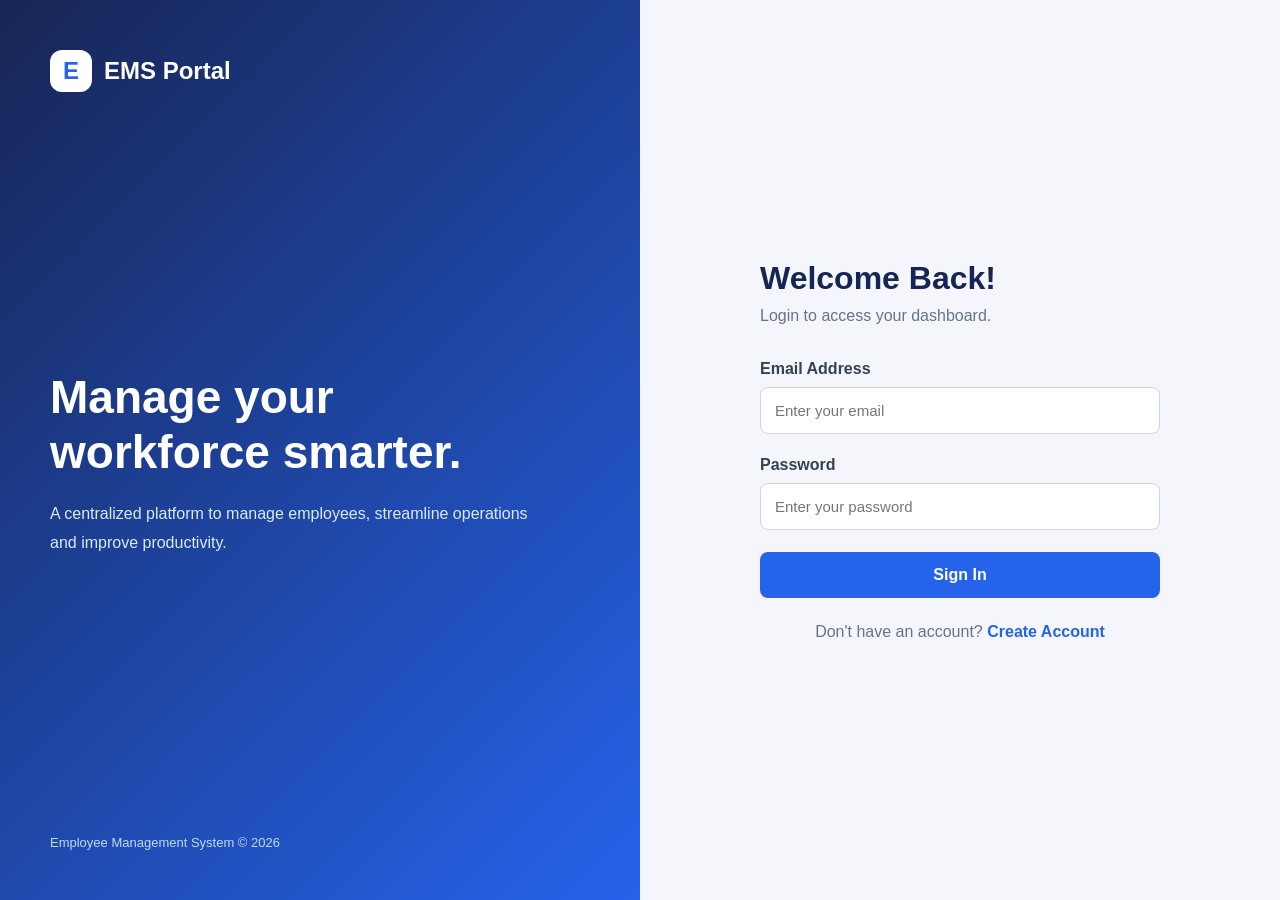
<file: frontend/index.html>
<!DOCTYPE html>
<html lang="en">
<head>
    <meta charset="UTF-8">
    <meta name="viewport" content="width=device-width, initial-scale=1.0">
    <title>EMS | Employee Management System</title>

    <link rel="stylesheet" href="style.css">
</head>
<body>

    <div class="login-container">

        <div class="login-left">
            <div class="brand">
                <span class="brand-icon">E</span>
                <span>EMS Portal</span>
            </div>

            <div class="welcome-text">
                <h1>Manage your workforce smarter.</h1>
                <p>
                    A centralized platform to manage employees,
                    streamline operations and improve productivity.
                </p>
            </div>

            <div class="footer-text">
                Employee Management System © 2026
            </div>
        </div>

        <div class="login-right">

            <div class="login-box">

                <h2>Welcome Back!</h2>
                <p class="subtitle">Login to access your dashboard.</p>

                <form id="loginForm">

                    <div class="form-group">
                        <label for="email">Email Address</label>
                        <input
                            type="email"
                            id="email"
                            placeholder="Enter your email"
                            required>
                    </div>

                    <div class="form-group">
                        <label for="password">Password</label>
                        <input
                            type="password"
                            id="password"
                            placeholder="Enter your password"
                            required>
                    </div>

                    <button type="submit" id="loginBtn">
                        Sign In
                    </button>

                    <p id="message"></p>

                </form>

                <p class="register-link">
                    Don't have an account?
                    <a href="register.html">Create Account</a>
                </p>

            </div>

        </div>

    </div>

    <script src="script.js"></script>
</body>
</html>
</file>
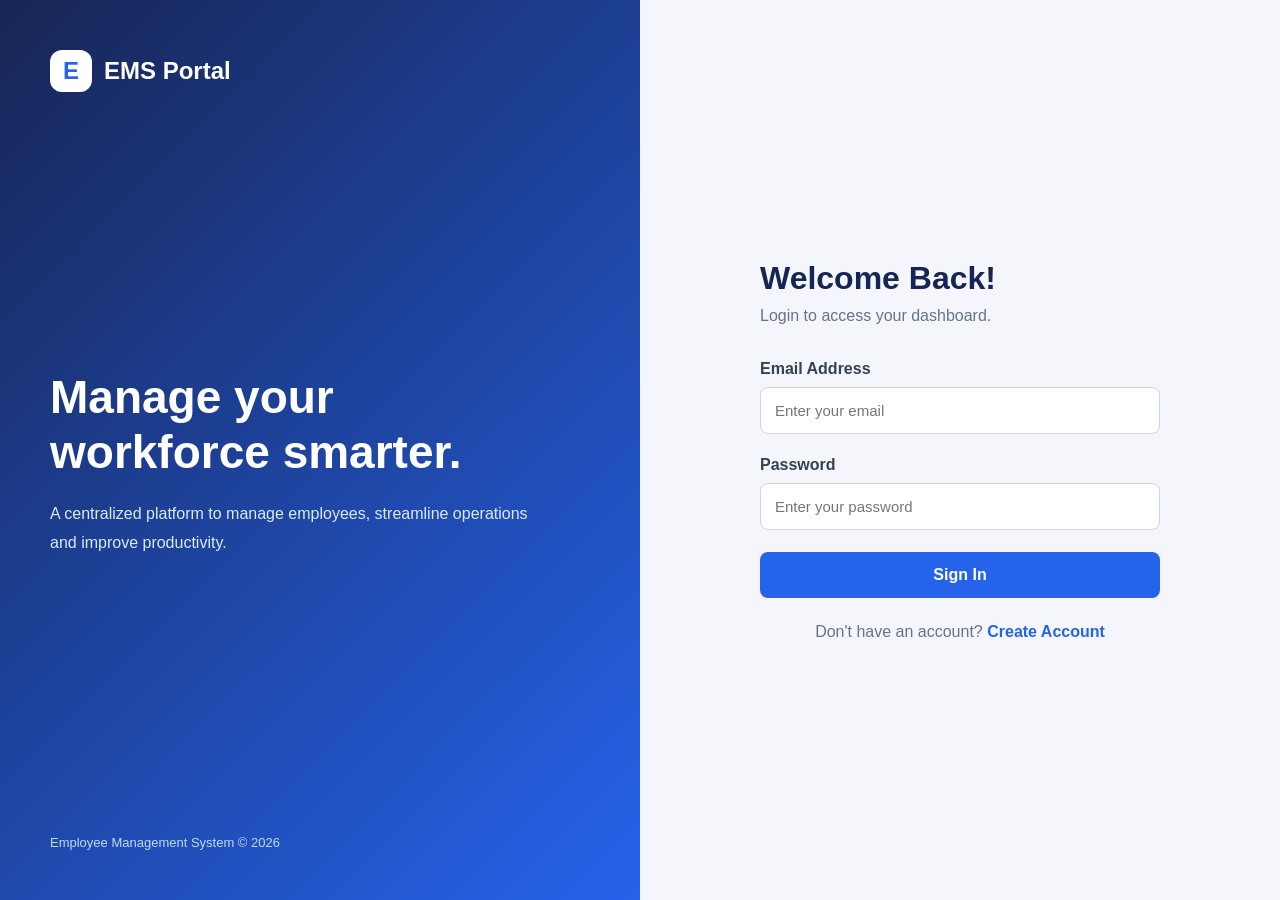
<file: frontend/dashboard.html>
<!DOCTYPE html>
<html lang="en">

<head>
    <meta charset="UTF-8">
    <meta name="viewport" content="width=device-width, initial-scale=1.0">

    <title>EMS | Dashboard</title>

    <link rel="stylesheet" href="dashboard.css">
</head>

<body>

    <div class="dashboard-container">

        <!-- SIDEBAR -->
        <aside class="sidebar">

            <div class="logo">
                <span class="logo-icon">E</span>
                <h2>EMS Portal</h2>
            </div>

            <nav>

                <a href="#" class="nav-link active">
                    Dashboard
                </a>

                <a href="#employees" class="nav-link">
                    Employees
                </a>

            </nav>

            <button id="logoutBtn" class="logout-btn">
                Logout
            </button>

        </aside>


        <!-- MAIN CONTENT -->
        <main class="main-content">

            <!-- TOPBAR -->
            <header class="topbar">

                <div>
                    <h1>Dashboard</h1>
                    <p>Welcome to Employee Management System</p>
                </div>

                <div class="profile">

                    <div class="avatar">A</div>

                    <span>Admin</span>

                </div>

            </header>


            <!-- STATISTICS -->
            <section class="stats-container">

                <div class="stat-card">

                    <p>Total Employees</p>

                    <h2 id="totalEmployees">0</h2>

                    <span>All registered employees</span>

                </div>


                <div class="stat-card">

                    <p>Departments</p>

                    <h2 id="totalDepartments">0</h2>

                    <span>Departments on current page</span>

                </div>


                <div class="stat-card">

                    <p>Employees on Current Page</p>

                    <h2 id="activeEmployees">0</h2>

                    <span>Currently displayed employees</span>

                </div>

            </section>


            <!-- EMPLOYEE MANAGEMENT -->
            <section class="employee-section" id="employees">

                <!-- SECTION HEADER -->
                <div class="section-header">

                    <div>
                        <h2>Employee Management</h2>
                        <p>Manage your employee records</p>
                    </div>

                    <div class="header-actions">

                        <button id="refreshBtn" type="button">
                            Refresh
                        </button>

                        <button id="addEmployeeBtn" type="button">
                            + Add Employee
                        </button>

                    </div>

                </div>


                <!-- SEARCH -->
                <div class="table-controls">

                    <input
                        type="text"
                        id="searchEmployee"
                        placeholder="Search employees by name..."
                        autocomplete="off"
                    >

                </div>


                <!-- EMPLOYEE TABLE -->
                <div class="table-wrapper">

                    <table>

                        <thead>

                            <tr>
                                <th>ID</th>
                                <th>Name</th>
                                <th>Email</th>
                                <th>Department</th>
                                <th>Salary</th>
                                <th>Actions</th>
                            </tr>

                        </thead>


                        <tbody id="employeeTableBody">

                            <tr>
                                <td colspan="6">
                                    Loading employees...
                                </td>
                            </tr>

                        </tbody>

                    </table>

                </div>


                <!-- PAGINATION -->
                <div id="pagination"></div>

            </section>

        </main>

    </div>


    <!-- JAVASCRIPT -->
    <script src="dashboard.js"></script>

</body>

</html>
</file>
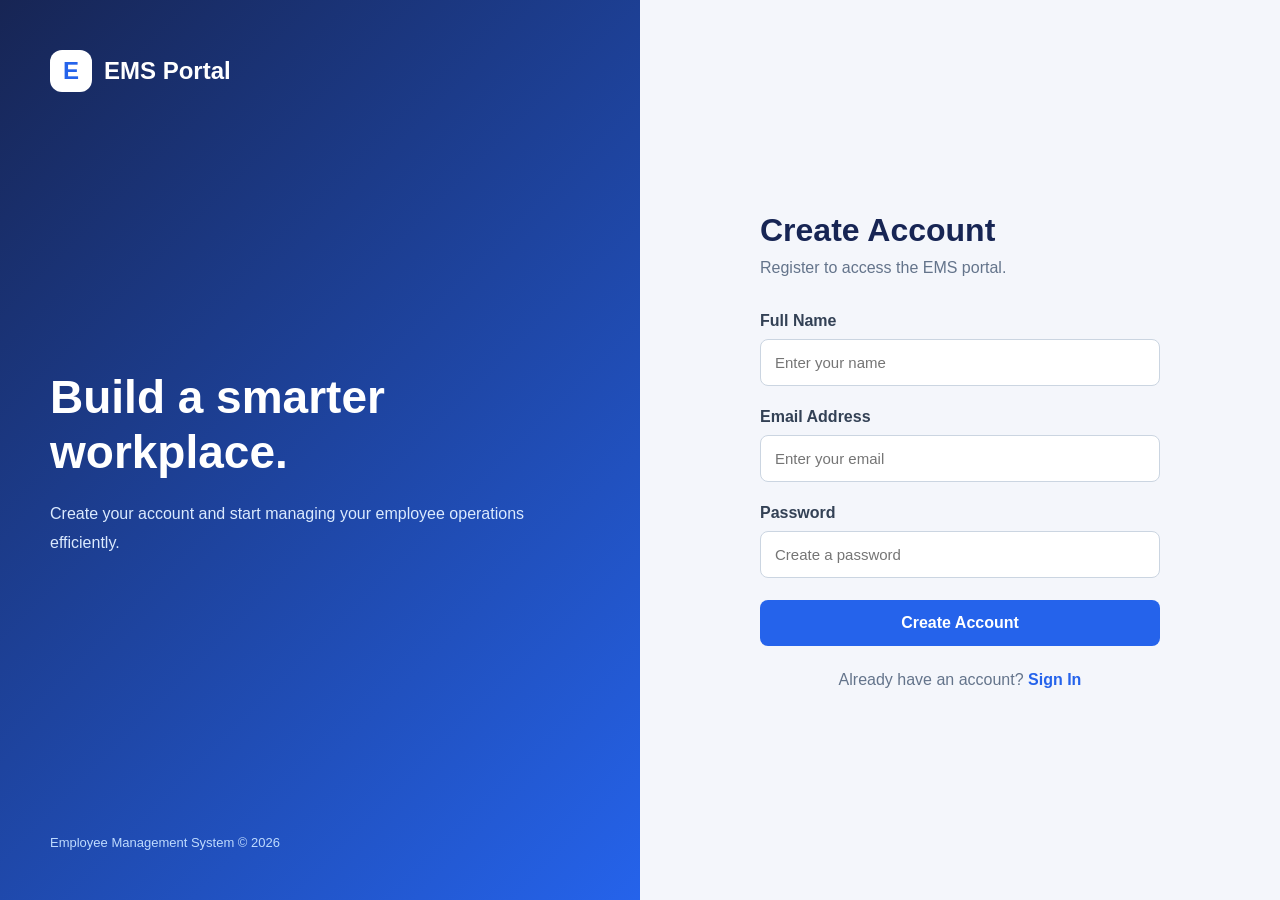
<file: frontend/register.html>
<!DOCTYPE html>
<html lang="en">
<head>
    <meta charset="UTF-8">
    <meta name="viewport" content="width=device-width, initial-scale=1.0">
    <title>EMS | Create Account</title>
    <link rel="stylesheet" href="style.css">
</head>
<body>

    <div class="login-container">

        <div class="login-left">
            <div class="brand">
                <span class="brand-icon">E</span>
                <span>EMS Portal</span>
            </div>

            <div class="welcome-text">
                <h1>Build a smarter workplace.</h1>
                <p>
                    Create your account and start managing
                    your employee operations efficiently.
                </p>
            </div>

            <div class="footer-text">
                Employee Management System © 2026
            </div>
        </div>

        <div class="login-right">
            <div class="login-box">

                <h2>Create Account</h2>
                <p class="subtitle">
                    Register to access the EMS portal.
                </p>

                <form id="registerForm">

                    <div class="form-group">
                        <label for="username">Full Name</label>
                        <input type="text" id="username"
                            placeholder="Enter your name" required>
                    </div>

                    <div class="form-group">
                        <label for="email">Email Address</label>
                        <input type="email" id="email"
                            placeholder="Enter your email" required>
                    </div>

                    <div class="form-group">
                        <label for="password">Password</label>
                        <input type="password" id="password"
                            placeholder="Create a password"
                            minlength="6" required>
                    </div>

                    <button type="submit" id="registerBtn">
                        Create Account
                    </button>

                    <p id="message"></p>

                </form>

                <p class="register-link">
                    Already have an account?
                    <a href="index.html">Sign In</a>
                </p>

            </div>
        </div>

    </div>

    <script src="script.js"></script>
</body>
</html>
</file>
<file: frontend/style.css>
* {
    margin: 0;
    padding: 0;
    box-sizing: border-box;
    font-family: 'Segoe UI', sans-serif;
}

body {
    min-height: 100vh;
    background: #f4f6fb;
}

.login-container {
    display: flex;
    min-height: 100vh;
}

.login-left {
    width: 50%;
    background: linear-gradient(135deg, #172554, #2563eb);
    color: white;
    padding: 50px;
    display: flex;
    flex-direction: column;
    justify-content: space-between;
}

.brand {
    display: flex;
    align-items: center;
    gap: 12px;
    font-size: 24px;
    font-weight: 700;
}

.brand-icon {
    background: white;
    color: #2563eb;
    width: 42px;
    height: 42px;
    display: grid;
    place-items: center;
    border-radius: 12px;
}

.welcome-text {
    max-width: 480px;
}

.welcome-text h1 {
    font-size: 46px;
    line-height: 1.2;
    margin-bottom: 20px;
}

.welcome-text p {
    color: #dbeafe;
    font-size: 16px;
    line-height: 1.8;
}

.footer-text {
    color: #bfdbfe;
    font-size: 13px;
}

.login-right {
    width: 50%;
    display: flex;
    justify-content: center;
    align-items: center;
    padding: 30px;
}

.login-box {
    width: 100%;
    max-width: 400px;
}

.login-box h2 {
    font-size: 32px;
    color: #172554;
    margin-bottom: 10px;
}

.subtitle {
    color: #64748b;
    margin-bottom: 35px;
}

.form-group {
    margin-bottom: 22px;
}

.form-group label {
    display: block;
    margin-bottom: 9px;
    font-weight: 600;
    color: #334155;
}

.form-group input {
    width: 100%;
    padding: 14px;
    border: 1px solid #cbd5e1;
    border-radius: 8px;
    outline: none;
    font-size: 15px;
}

.form-group input:focus {
    border-color: #2563eb;
}

button {
    width: 100%;
    padding: 14px;
    background: #2563eb;
    color: white;
    border: none;
    border-radius: 8px;
    font-size: 16px;
    font-weight: 600;
    cursor: pointer;
}

button:hover {
    background: #1d4ed8;
}

.register-link {
    text-align: center;
    margin-top: 25px;
    color: #64748b;
}

.register-link a {
    color: #2563eb;
    text-decoration: none;
    font-weight: 600;
}

#message {
    margin-top: 15px;
    font-size: 14px;
}

@media (max-width: 768px) {
    .login-left {
        display: none;
    }

    .login-right {
        width: 100%;
    }
}
</file>
<file: frontend/dashboard.css>
/* =====================================
   GLOBAL STYLES
===================================== */

* {
    margin: 0;
    padding: 0;
    box-sizing: border-box;
    font-family: 'Segoe UI', sans-serif;
}

body {
    background: #f4f7fc;
    color: #1e293b;
}

button {
    font-family: inherit;
    transition: 0.2s ease;
    cursor: pointer;
}

.dashboard-container {
    display: flex;
    min-height: 100vh;
}


/* =====================================
   SIDEBAR
===================================== */

.sidebar {
    width: 250px;
    background: #172554;
    color: white;
    padding: 25px 18px;
    display: flex;
    flex-direction: column;
    flex-shrink: 0;
}

.logo {
    display: flex;
    align-items: center;
    gap: 12px;
    margin-bottom: 50px;
}

.logo-icon {
    background: #3b82f6;
    padding: 10px 15px;
    border-radius: 10px;
    font-size: 22px;
    font-weight: bold;
}

.logo h2 {
    font-size: 20px;
}

.sidebar nav {
    display: flex;
    flex-direction: column;
    gap: 12px;
}

.nav-link {
    color: #cbd5e1;
    text-decoration: none;
    padding: 14px;
    border-radius: 8px;
    transition: 0.3s;
}

.nav-link:hover,
.nav-link.active {
    background: #2563eb;
    color: white;
}

.logout-btn {
    margin-top: auto;
    padding: 13px;
    background: #dc2626;
    color: white;
    border: none;
    border-radius: 8px;
    font-size: 15px;
}

.logout-btn:hover {
    background: #b91c1c;
}


/* =====================================
   MAIN CONTENT
===================================== */

.main-content {
    flex: 1;
    padding: 35px;
    min-width: 0;
}

.topbar {
    display: flex;
    justify-content: space-between;
    align-items: center;
    margin-bottom: 35px;
}

.topbar h1 {
    font-size: 28px;
    margin-bottom: 6px;
}

.topbar p,
.section-header p {
    color: #64748b;
}

.profile {
    display: flex;
    align-items: center;
    gap: 12px;
    font-weight: 600;
}

.avatar {
    width: 42px;
    height: 42px;
    display: grid;
    place-items: center;
    border-radius: 50%;
    background: #dbeafe;
    color: #1d4ed8;
    font-weight: bold;
}


/* =====================================
   STATISTICS CARDS
===================================== */

.stats-container {
    display: grid;
    grid-template-columns: repeat(3, 1fr);
    gap: 22px;
    margin-bottom: 35px;
}

.stat-card {
    background: white;
    padding: 25px;
    border-radius: 12px;
    box-shadow: 0 3px 12px rgba(0,0,0,0.04);
    border: 1px solid #e2e8f0;
}

.stat-card p {
    color: #64748b;
    font-size: 14px;
}

.stat-card h2 {
    font-size: 32px;
    color: #2563eb;
    margin: 12px 0 5px;
}

.stat-card span {
    color: #94a3b8;
    font-size: 13px;
}


/* =====================================
   EMPLOYEE SECTION
===================================== */

.employee-section {
    background: white;
    padding: 25px;
    border-radius: 12px;
    border: 1px solid #e2e8f0;
    box-shadow: 0 3px 12px rgba(0,0,0,0.04);
}

.section-header {
    display: flex;
    justify-content: space-between;
    align-items: center;
    gap: 15px;
    margin-bottom: 25px;
}

.section-header h2 {
    margin-bottom: 7px;
}

#addEmployeeBtn {
    background: #2563eb;
    color: white;
    border: none;
    padding: 12px 18px;
    border-radius: 8px;
}

#addEmployeeBtn:hover {
    background: #1d4ed8;
}


/* =====================================
   SEARCH
===================================== */

.table-controls {
    margin-bottom: 20px;
}

#searchEmployee {
    width: 100%;
    max-width: 350px;
    padding: 12px;
    border: 1px solid #cbd5e1;
    border-radius: 8px;
    outline: none;
    font-size: 14px;
}

#searchEmployee:focus {
    border-color: #2563eb;
    box-shadow: 0 0 0 3px rgba(37,99,235,0.1);
}


/* =====================================
   EMPLOYEE TABLE
===================================== */

.table-wrapper {
    width: 100%;
    overflow-x: auto;
}

table {
    width: 100%;
    border-collapse: collapse;
    min-width: 650px;
}

th,
td {
    padding: 16px 12px;
    text-align: left;
    border-bottom: 1px solid #e2e8f0;
}

th {
    background: #f8fafc;
    color: #475569;
    font-size: 13px;
    font-weight: 600;
}

td {
    font-size: 14px;
}

tbody tr:hover {
    background: #f8fafc;
}

td[colspan] {
    text-align: center;
    color: #64748b;
    padding: 25px;
}


/* =====================================
   ACTION BUTTONS
===================================== */

.action-btn {
    padding: 7px 11px;
    border: none;
    border-radius: 5px;
    margin-right: 5px;
    font-size: 13px;
}

.edit-btn {
    background: #dbeafe;
    color: #1d4ed8;
}

.edit-btn:hover {
    background: #bfdbfe;
}

.delete-btn {
    background: #fee2e2;
    color: #dc2626;
}

.delete-btn:hover {
    background: #fecaca;
}


/* =====================================
   PAGINATION
===================================== */

#pagination {
    display: flex;
    justify-content: center;
    align-items: center;
    gap: 18px;
    margin-top: 25px;
    flex-wrap: wrap;
}

#pagination span {
    color: #475569;
    font-size: 14px;
}

#pagination button {
    padding: 9px 15px;
    border: none;
    background: #2563eb;
    color: white;
    border-radius: 6px;
}

#pagination button:hover:not(:disabled) {
    background: #1d4ed8;
}

#pagination button:disabled {
    background: #cbd5e1;
    cursor: not-allowed;
}


/* =====================================
   EMPLOYEE MODAL
===================================== */

.employee-modal {
    position: fixed;
    inset: 0;
    background: rgba(15, 23, 42, 0.55);
    display: flex;
    justify-content: center;
    align-items: center;
    padding: 20px;
    z-index: 1000;
}

.modal-content {
    background: white;
    width: 100%;
    max-width: 450px;
    max-height: 90vh;
    overflow-y: auto;
    padding: 30px;
    border-radius: 12px;
    box-shadow: 0 10px 35px rgba(0,0,0,0.15);
}

.modal-content h2 {
    margin-bottom: 22px;
    color: #172554;
}

.modal-content label {
    display: block;
    margin: 12px 0 7px;
    font-weight: 600;
    font-size: 14px;
}

.modal-content input {
    width: 100%;
    padding: 11px;
    border: 1px solid #cbd5e1;
    border-radius: 7px;
    outline: none;
    font-size: 14px;
}

.modal-content input:focus {
    border-color: #2563eb;
    box-shadow: 0 0 0 3px rgba(37,99,235,0.1);
}

.modal-actions {
    display: flex;
    gap: 10px;
    margin-top: 22px;
}

.modal-actions button {
    flex: 1;
    padding: 11px;
    border: none;
    border-radius: 7px;
    background: #2563eb;
    color: white;
    font-size: 14px;
}

.modal-actions button:hover {
    background: #1d4ed8;
}

.modal-actions button:last-child {
    background: #64748b;
}

.modal-actions button:last-child:hover {
    background: #475569;
}


/* =====================================
   RESPONSIVE DESIGN
===================================== */

@media (max-width: 900px) {

    .stats-container {
        grid-template-columns: repeat(2, 1fr);
    }

}

@media (max-width: 768px) {

    .sidebar {
        width: 190px;
    }

    .main-content {
        padding: 20px;
    }

    .stats-container {
        grid-template-columns: 1fr;
    }

    .section-header {
        align-items: flex-start;
        flex-direction: column;
    }

}

@media (max-width: 500px) {

    .dashboard-container {
        flex-direction: column;
    }

    .sidebar {
        width: 100%;
    }

    .logo {
        margin-bottom: 20px;
    }

    .sidebar nav {
        flex-direction: row;
    }

    .nav-link {
        padding: 10px;
        font-size: 13px;
    }

    .logout-btn {
        margin-top: 20px;
    }

    .topbar {
        align-items: flex-start;
        gap: 15px;
    }

    .topbar h1 {
        font-size: 23px;
    }

    .employee-section {
        padding: 15px;
    }

    .modal-content {
        padding: 20px;
    }

}
</file>
